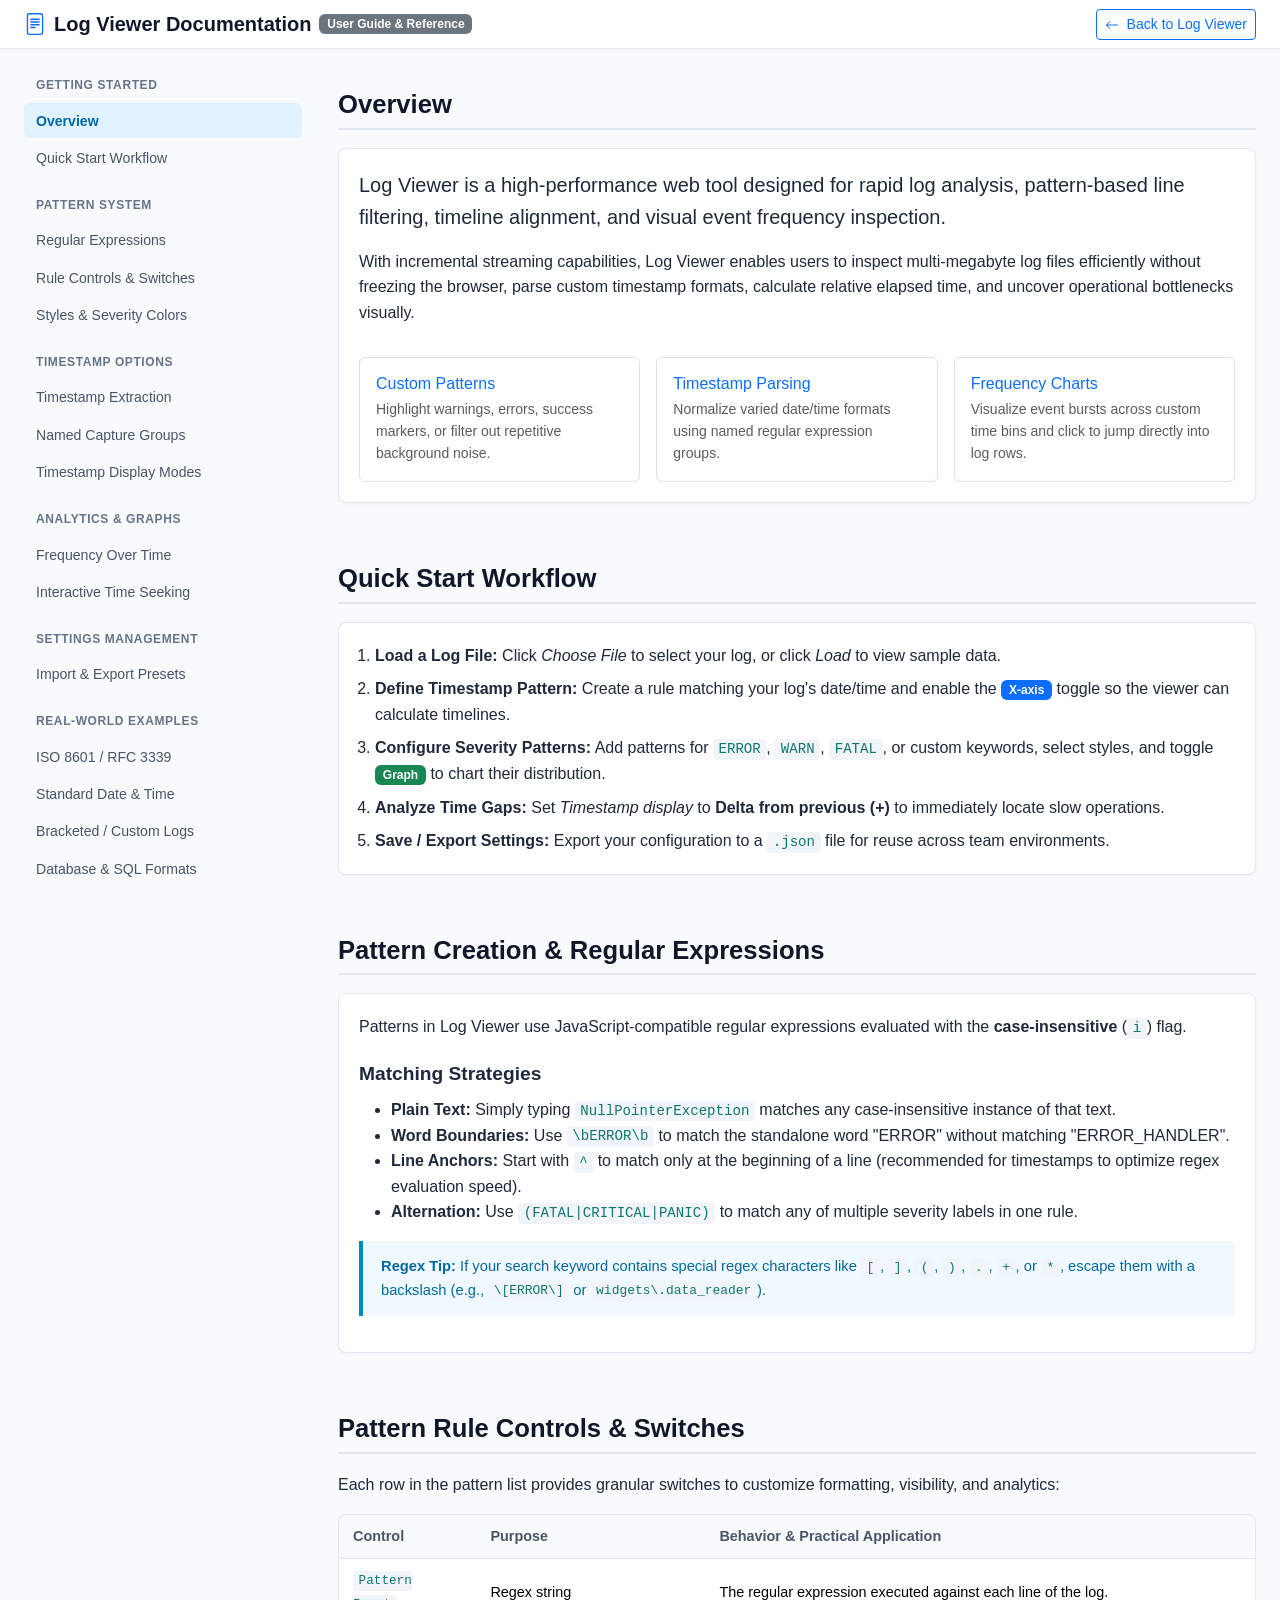
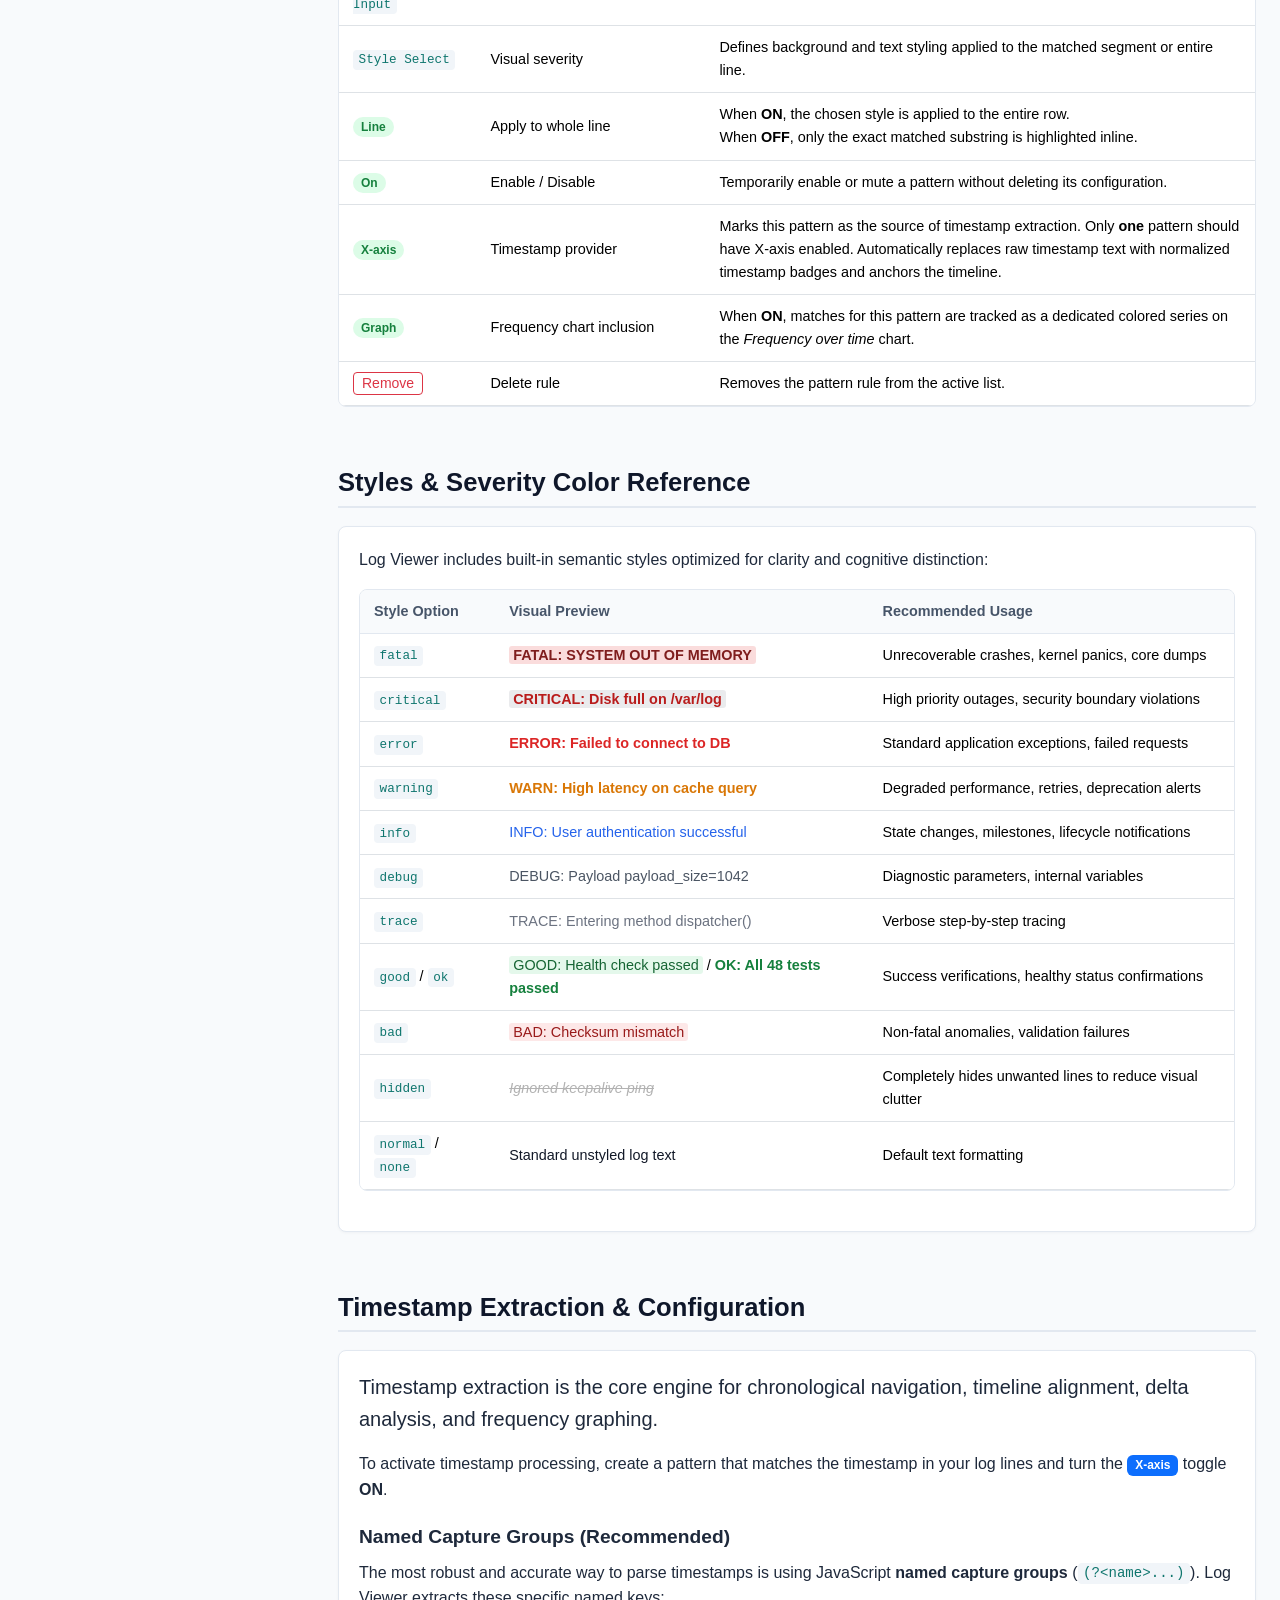
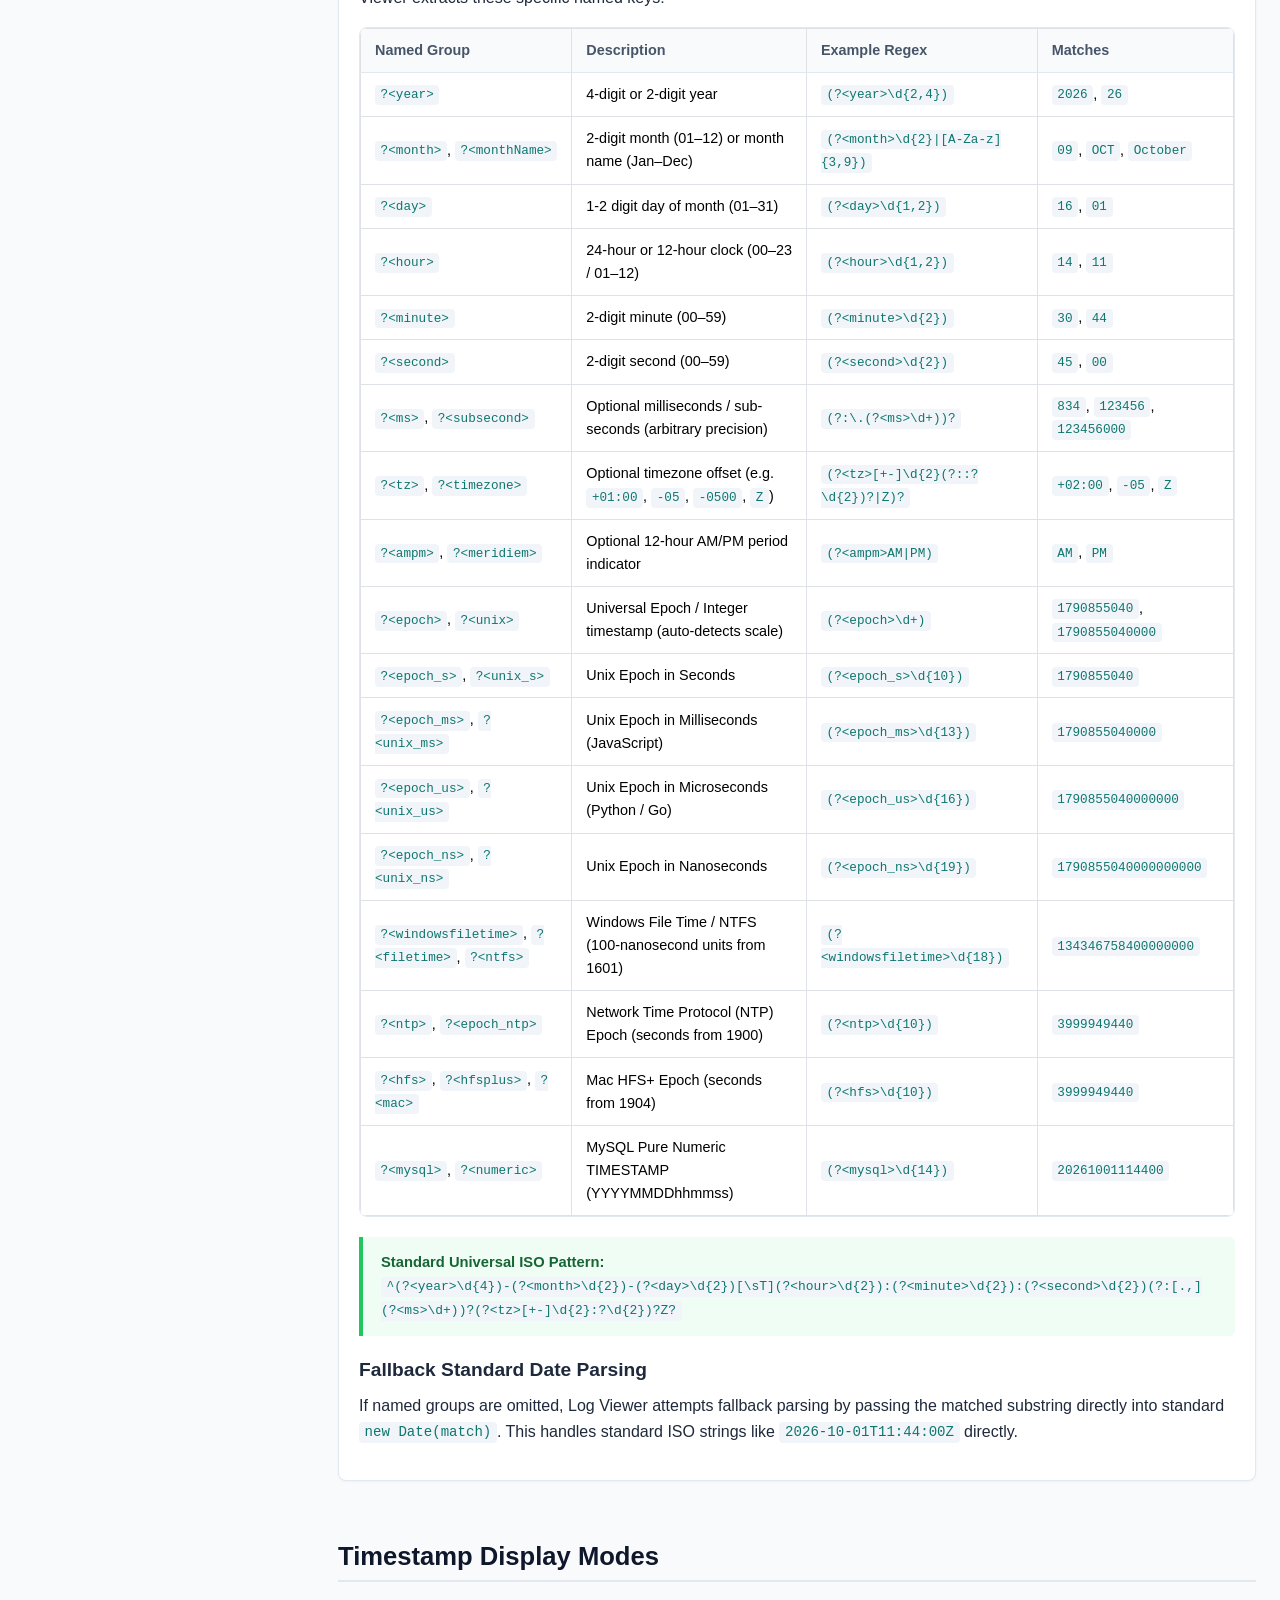
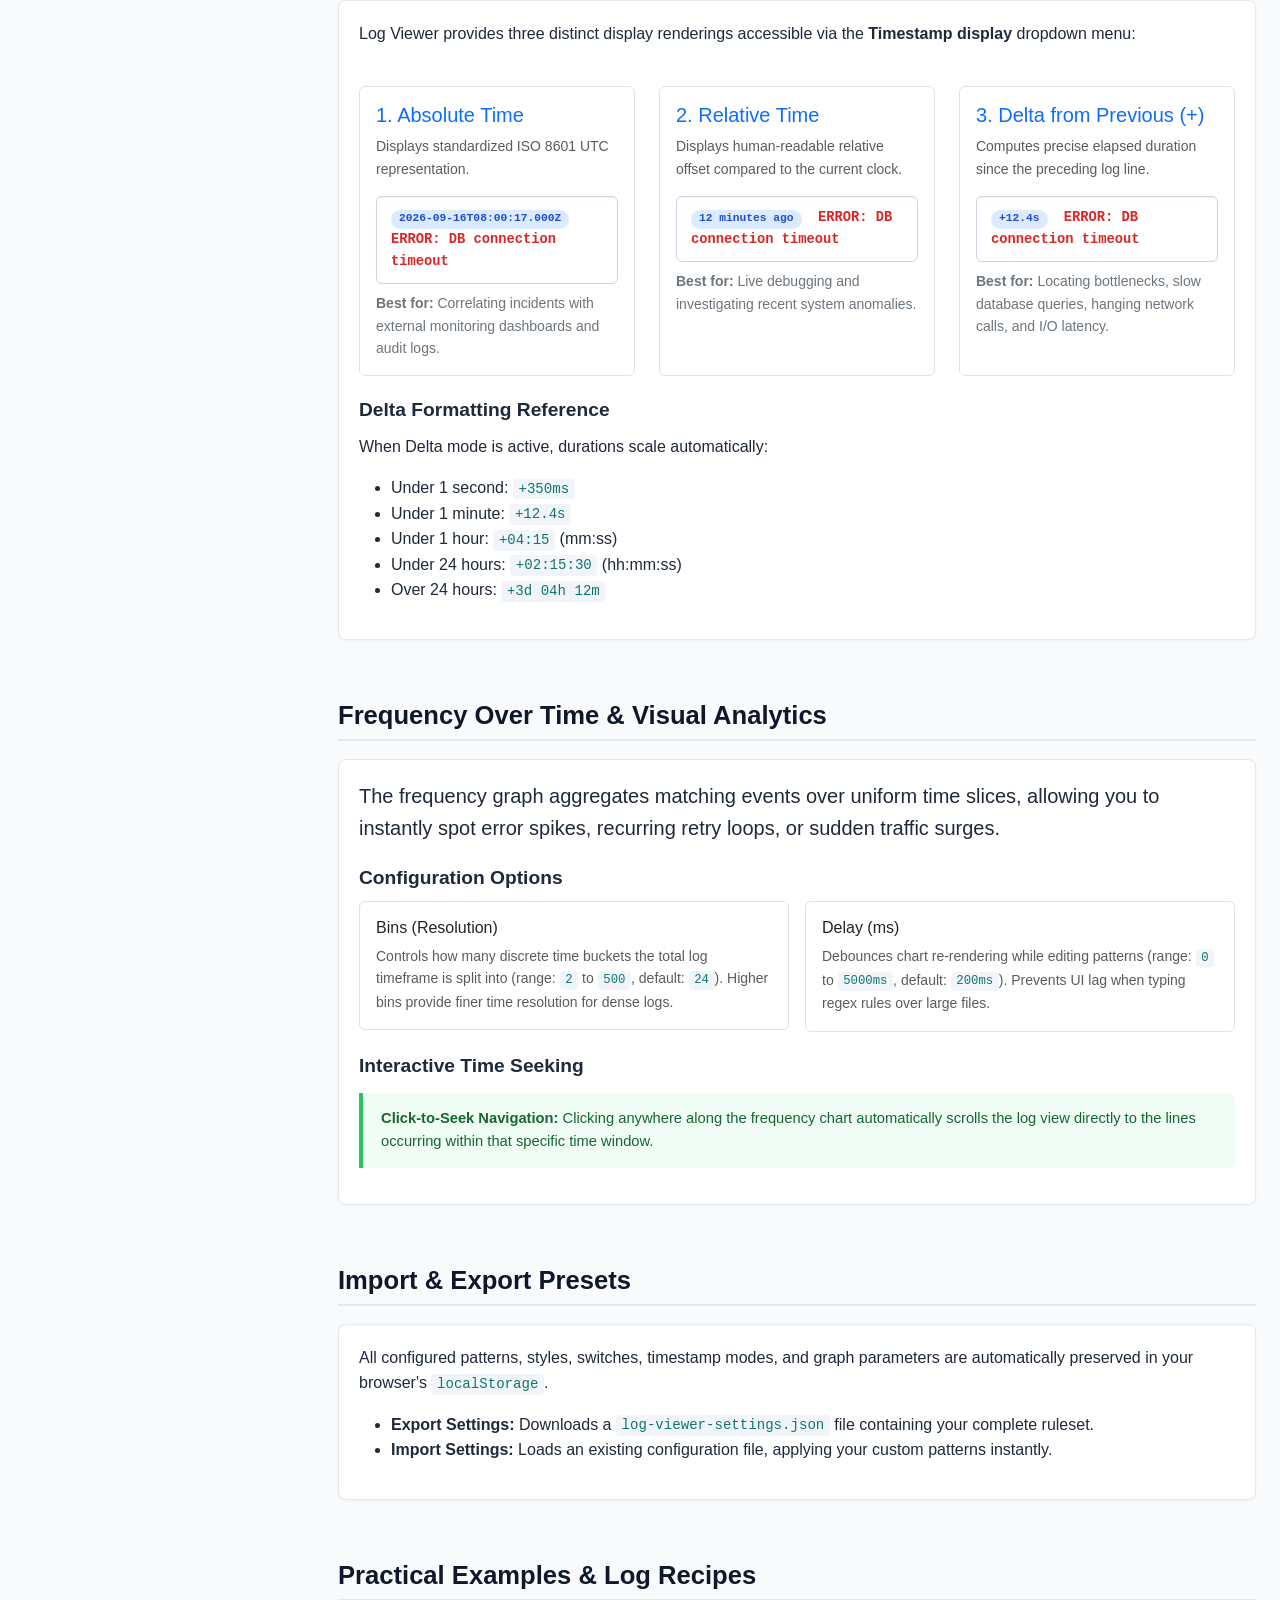
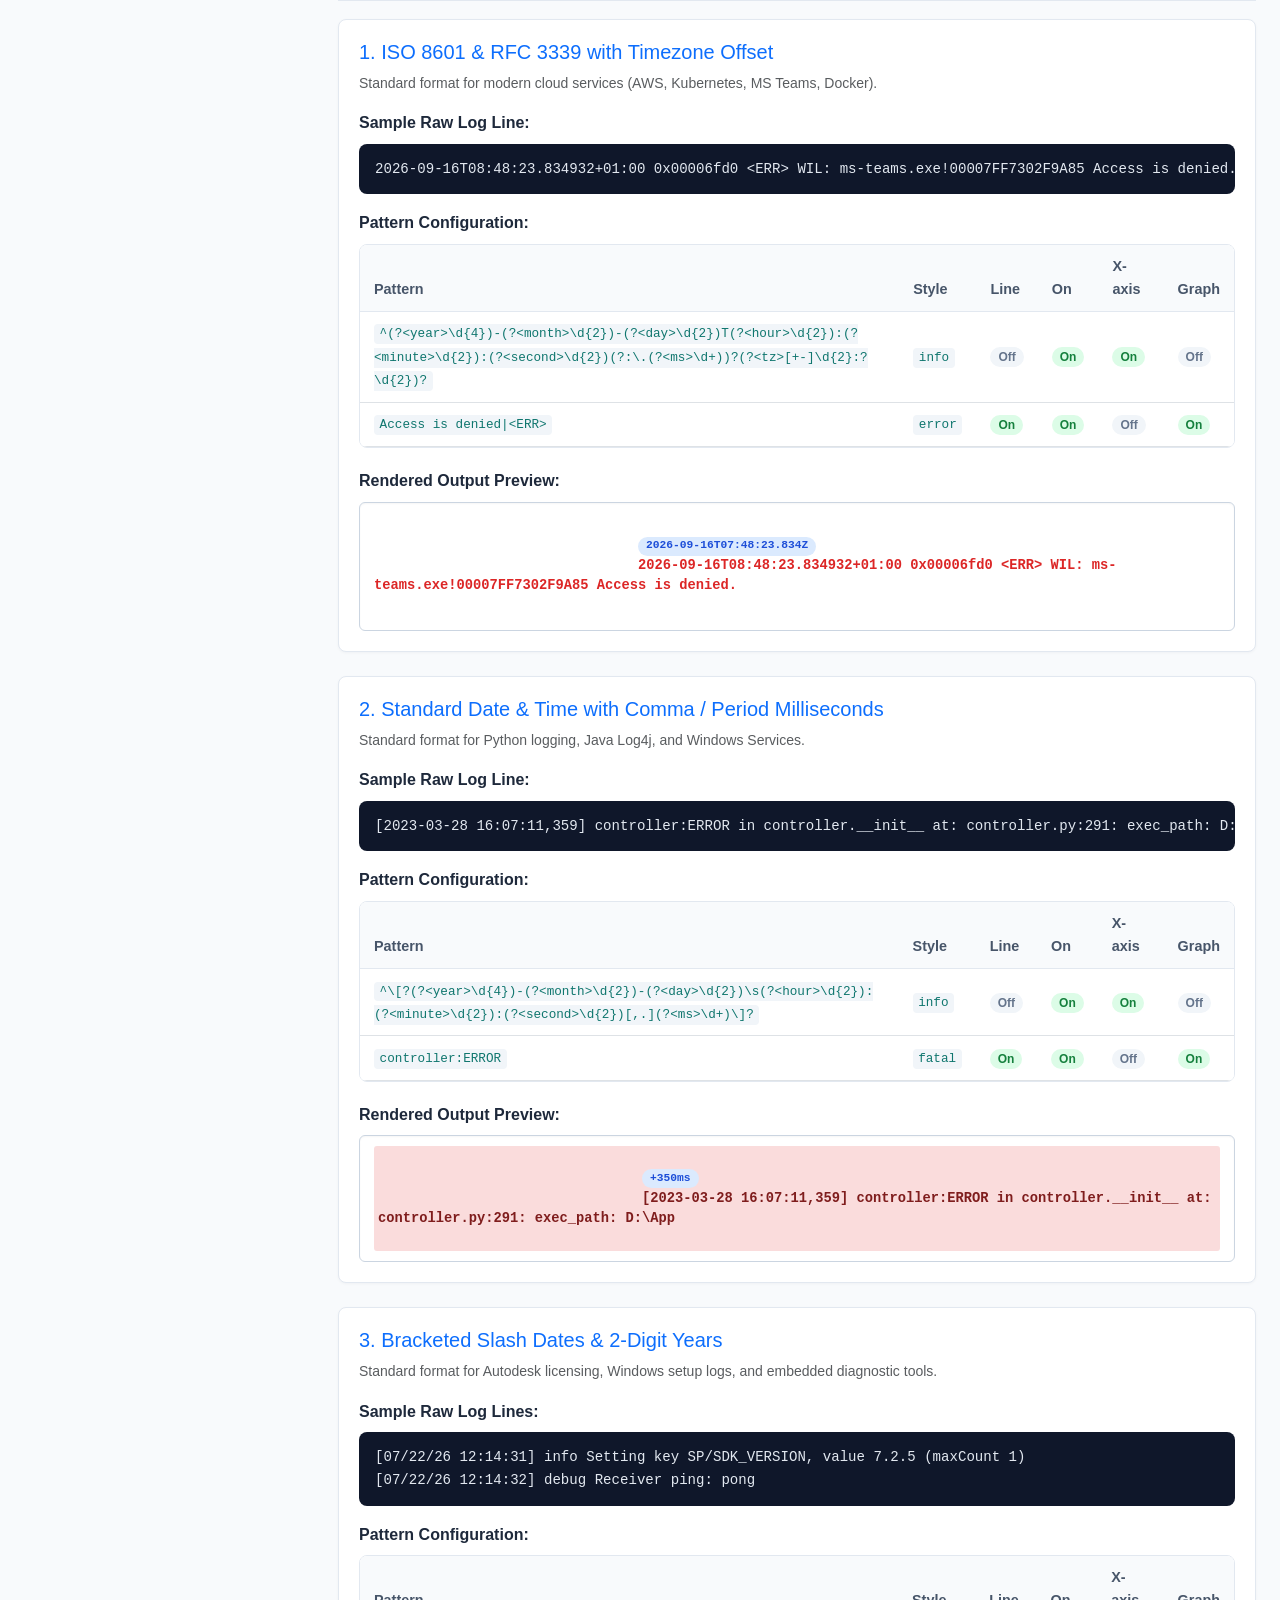
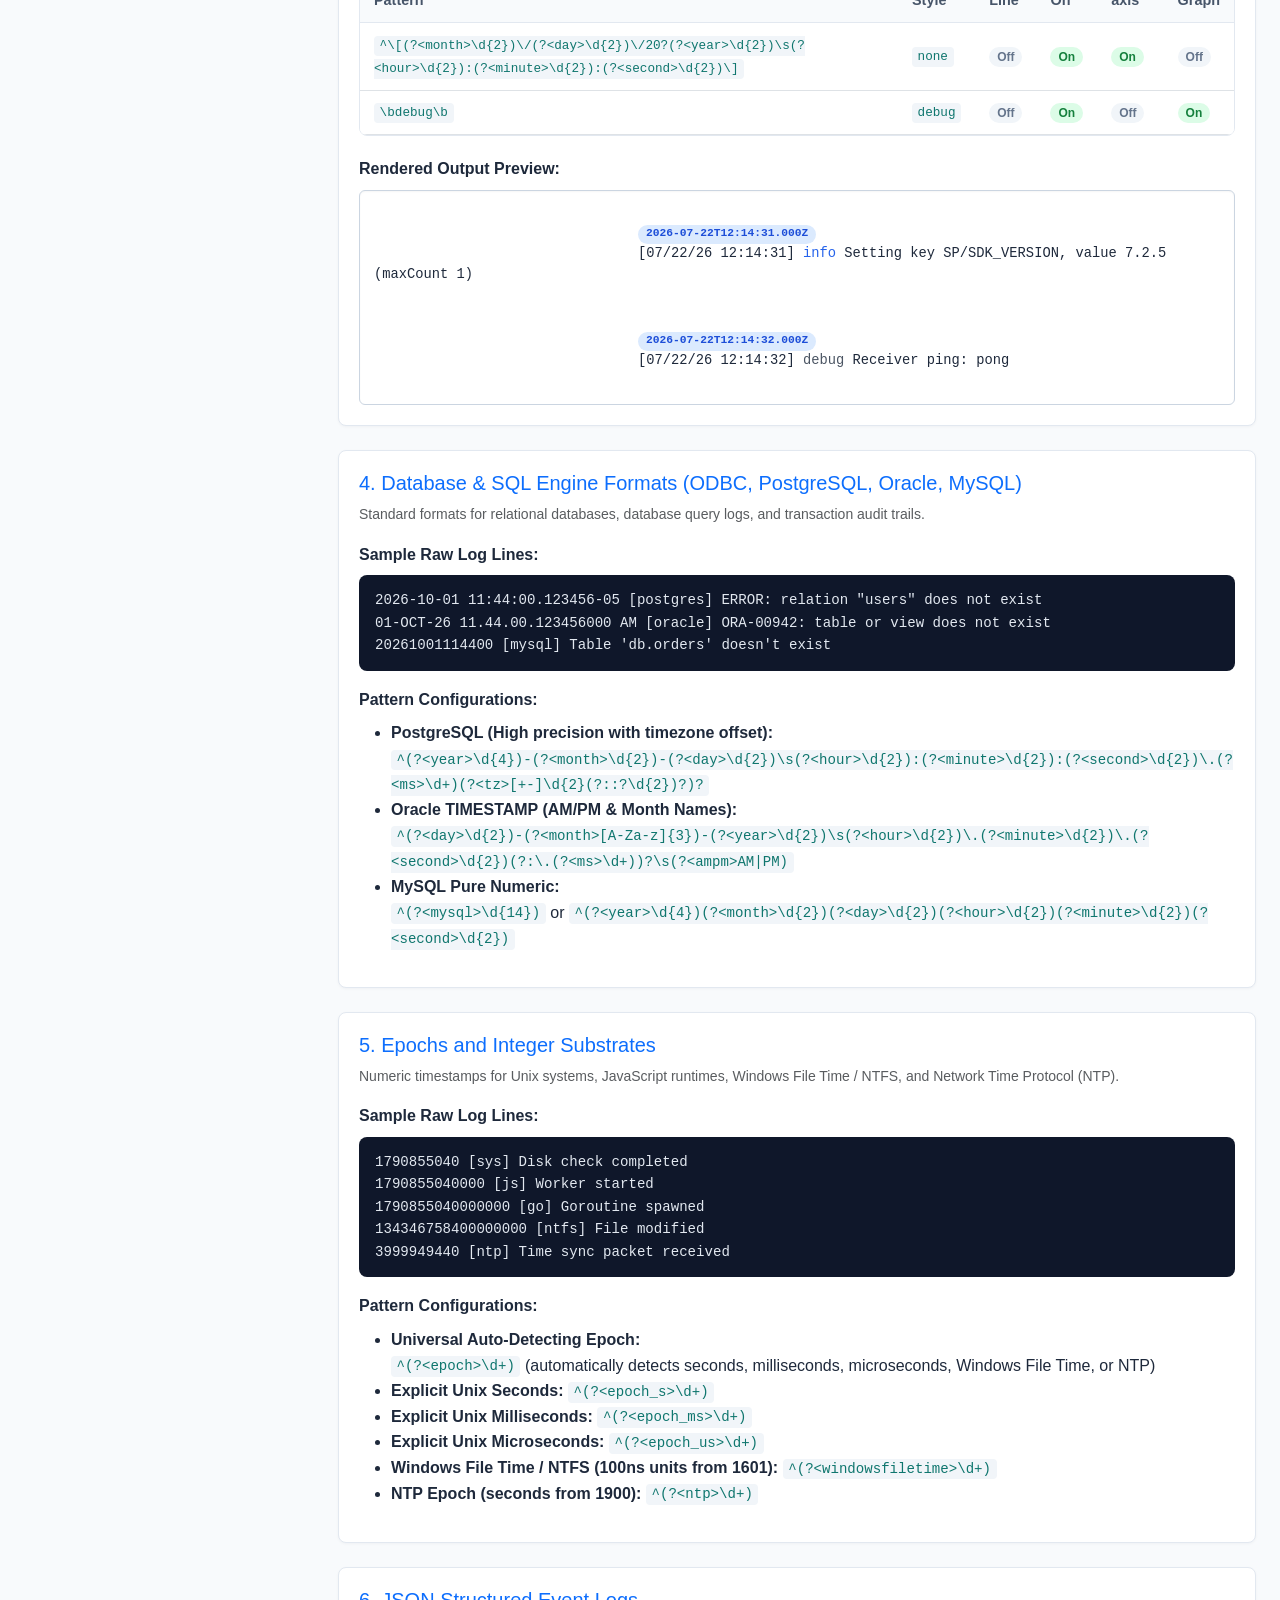
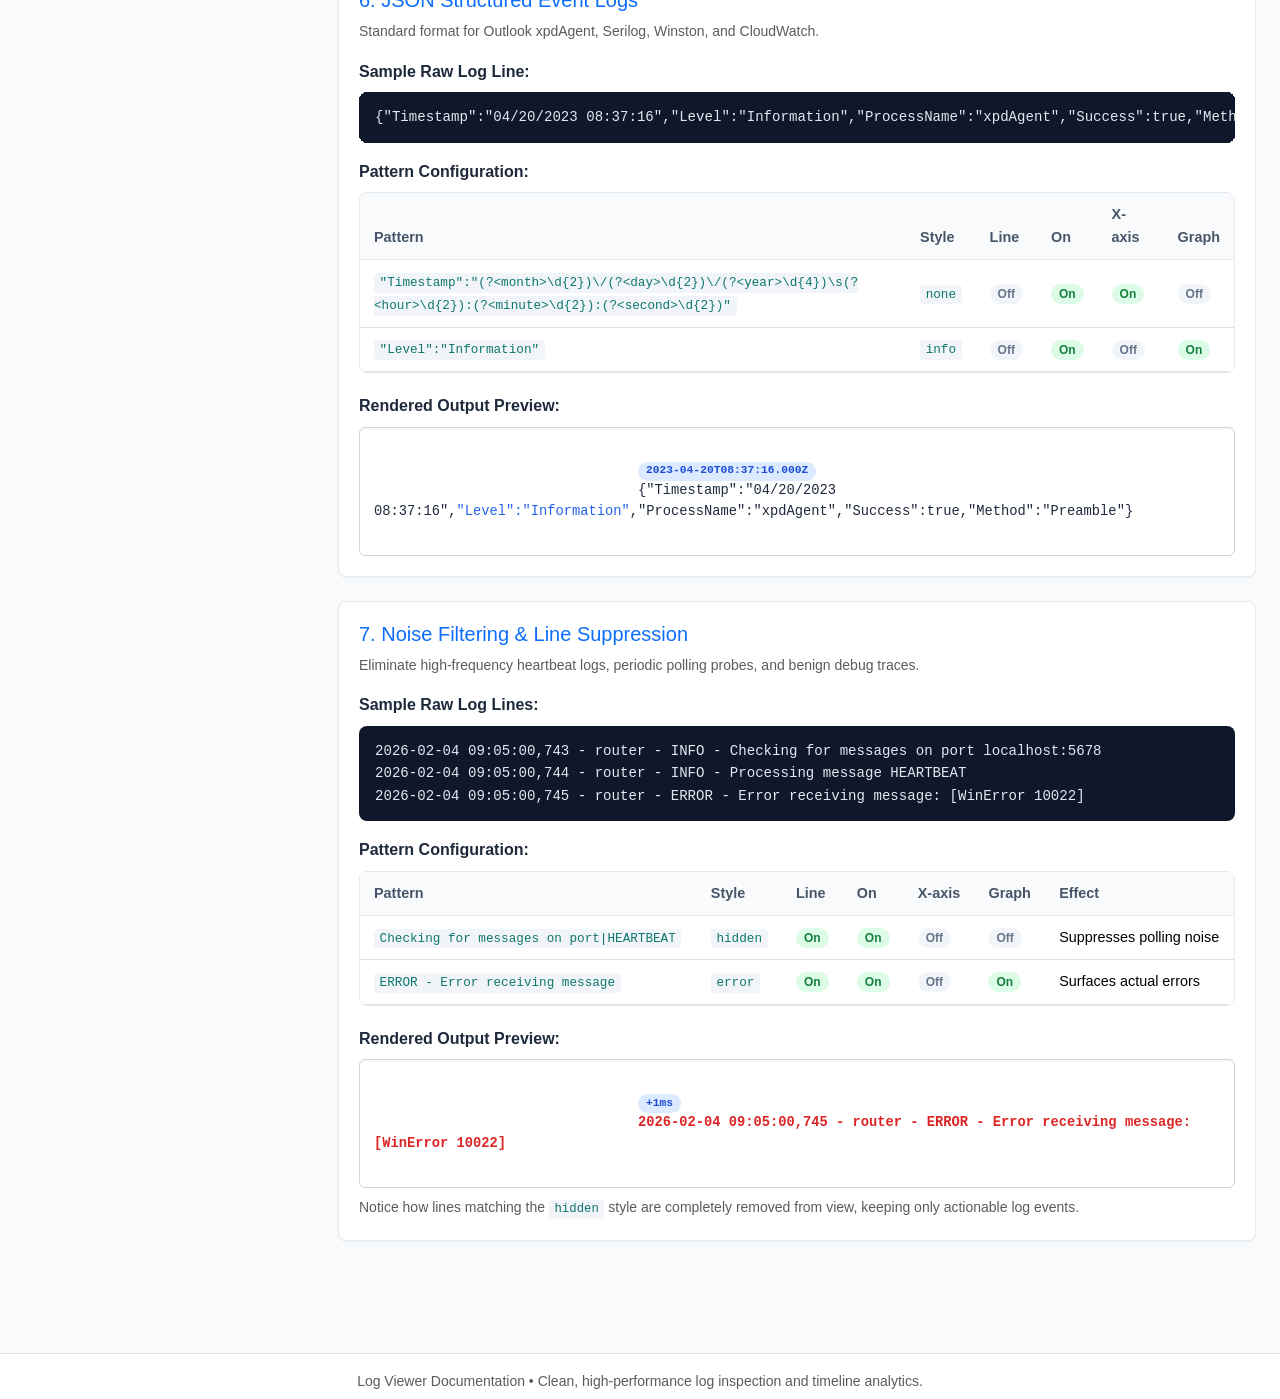
<file: help.html>
<!DOCTYPE html>
<html lang="en">
<head>
    <meta charset="UTF-8">
    <meta name="viewport" content="width=device-width, initial-scale=1.0">
    <title>Log Viewer Help & Pattern Guide</title>
    <link href="https://cdn.jsdelivr.net/npm/bootstrap@5.3.8/dist/css/bootstrap.min.css" rel="stylesheet"
          integrity="sha384-sRIl4kxILFvY47J16cr9ZwB07vP4J8+LH7qKQnuqkuIAvNWLzeN8tE5YBujZqJLB" crossorigin="anonymous">
    <script src="https://cdn.jsdelivr.net/npm/bootstrap@5.3.8/dist/js/bootstrap.bundle.min.js"
            integrity="sha384-FKyoEForCGlyvwx9Hj09JcYn3nv7wiPVlz7YYwJrWVcXK/BmnVDxM+D2scQbITxI"
            crossorigin="anonymous"></script>
    <link rel="stylesheet" href="help.css">
</head>
<body data-bs-spy="scroll" data-bs-target="#sidebar-nav" data-bs-offset="100" tabindex="0">

<!-- Top Navigation Bar -->
<header class="help-header py-2">
    <div class="container-fluid px-4 d-flex justify-content-between align-items-center">
        <div class="brand-title">
            <svg xmlns="http://www.w3.org/2000/svg" width="22" height="22" fill="currentColor" class="bi bi-file-text text-primary" viewBox="0 0 16 16">
                <path d="M5 4a.5.5 0 0 0 0 1h6a.5.5 0 0 0 0-1H5zm-.5 2.5A.5.5 0 0 1 5 6h6a.5.5 0 0 1 0 1H5a.5.5 0 0 1-.5-.5zM5 8a.5.5 0 0 0 0 1h6a.5.5 0 0 0 0-1H5zm0 2a.5.5 0 0 0 0 1h3a.5.5 0 0 0 0-1H5z"/>
                <path d="M2 2a2 2 0 0 1 2-2h8a2 2 0 0 1 2 2v12a2 2 0 0 1-2 2H4a2 2 0 0 1-2-2V2zm10-1H4a1 1 0 0 0-1 1v12a1 1 0 0 0 1 1h8a1 1 0 0 0 1-1V2a1 1 0 0 0-1-1z"/>
            </svg>
            <span>Log Viewer Documentation</span>
            <span class="badge bg-secondary">User Guide & Reference</span>
        </div>
        <div>
            <a href="index.html" class="btn btn-outline-primary btn-sm">
                <svg xmlns="http://www.w3.org/2000/svg" width="14" height="14" fill="currentColor" class="bi bi-arrow-left me-1" viewBox="0 0 16 16">
                    <path fill-rule="evenodd" d="M15 8a.5.5 0 0 0-.5-.5H2.707l3.147-3.146a.5.5 0 1 0-.708-.708l-4 4a.5.5 0 0 0 0 .708l4 4a.5.5 0 0 0 .708-.708L2.707 8.5H14.5A.5.5 0 0 0 15 8z"/>
                </svg>
                Back to Log Viewer
            </a>
        </div>
    </div>
</header>

<div class="container-fluid px-4 py-3">
    <div class="row">
        <!-- Sidebar Navigation -->
        <nav class="col-lg-3 col-md-4 mb-4">
            <div class="sidebar-sticky" id="sidebar-nav">
                <ul class="nav-sidebar">
                    <li class="nav-header">Getting Started</li>
                    <li><a class="nav-link" href="#overview">Overview</a></li>
                    <li><a class="nav-link" href="#quick-start">Quick Start Workflow</a></li>

                    <li class="nav-header">Pattern System</li>
                    <li><a class="nav-link" href="#pattern-basics">Regular Expressions</a></li>
                    <li><a class="nav-link" href="#pattern-switches">Rule Controls & Switches</a></li>
                    <li><a class="nav-link" href="#styling-levels">Styles & Severity Colors</a></li>

                    <li class="nav-header">Timestamp Options</li>
                    <li><a class="nav-link" href="#timestamp-extraction">Timestamp Extraction</a></li>
                    <li><a class="nav-link" href="#named-capture-groups">Named Capture Groups</a></li>
                    <li><a class="nav-link" href="#timestamp-display-modes">Timestamp Display Modes</a></li>

                    <li class="nav-header">Analytics & Graphs</li>
                    <li><a class="nav-link" href="#frequency-graph">Frequency Over Time</a></li>
                    <li><a class="nav-link" href="#interactive-seeking">Interactive Time Seeking</a></li>

                    <li class="nav-header">Settings Management</li>
                    <li><a class="nav-link" href="#settings-export-import">Import & Export Presets</a></li>

                    <li class="nav-header">Real-World Examples</li>
                    <li><a class="nav-link" href="#examples-iso8601">ISO 8601 / RFC 3339</a></li>
                    <li><a class="nav-link" href="#examples-standard">Standard Date & Time</a></li>
                    <li><a class="nav-link" href="#examples-bracketed">Bracketed / Custom Logs</a></li>
                    <li><a class="nav-link" href="#examples-database">Database & SQL Formats</a></li>
                    <li><a class="nav-link" href="#examples-epochs">Epochs & Integer Substrates</a></li>
                    <li><a class="nav-link" href="#examples-json">JSON Structured Logs</a></li>
                    <li><a class="nav-link" href="#examples-noise-filter">Noise Filtering & Hiding</a></li>
                </ul>
            </div>
        </nav>

        <!-- Main Content Area -->
        <main class="col-lg-9 col-md-8 help-content">

            <!-- Overview Section -->
            <section id="overview" class="help-section">
                <h2 class="section-title">Overview</h2>
                <div class="help-card">
                    <div class="card-body">
                        <p class="lead">
                            <strong>Log Viewer</strong> is a high-performance web tool designed for rapid log analysis, pattern-based line filtering, timeline alignment, and visual event frequency inspection.
                        </p>
                        <p>
                            With incremental streaming capabilities, Log Viewer enables users to inspect multi-megabyte log files efficiently without freezing the browser, parse custom timestamp formats, calculate relative elapsed time, and uncover operational bottlenecks visually.
                        </p>
                        <div class="row g-3 mt-1">
                            <div class="col-md-4">
                                <div class="p-3 border rounded bg-white">
                                    <h6 class="text-primary mb-1 font-weight-bold">Custom Patterns</h6>
                                    <p class="small text-muted mb-0">Highlight warnings, errors, success markers, or filter out repetitive background noise.</p>
                                </div>
                            </div>
                            <div class="col-md-4">
                                <div class="p-3 border rounded bg-white">
                                    <h6 class="text-primary mb-1 font-weight-bold">Timestamp Parsing</h6>
                                    <p class="small text-muted mb-0">Normalize varied date/time formats using named regular expression groups.</p>
                                </div>
                            </div>
                            <div class="col-md-4">
                                <div class="p-3 border rounded bg-white">
                                    <h6 class="text-primary mb-1 font-weight-bold">Frequency Charts</h6>
                                    <p class="small text-muted mb-0">Visualize event bursts across custom time bins and click to jump directly into log rows.</p>
                                </div>
                            </div>
                        </div>
                    </div>
                </div>
            </section>

            <!-- Quick Start -->
            <section id="quick-start" class="help-section">
                <h2 class="section-title">Quick Start Workflow</h2>
                <div class="help-card">
                    <div class="card-body">
                        <ol class="mb-0 ps-3">
                            <li class="mb-2"><strong>Load a Log File:</strong> Click <em>Choose File</em> to select your log, or click <em>Load</em> to view sample data.</li>
                            <li class="mb-2"><strong>Define Timestamp Pattern:</strong> Create a rule matching your log's date/time and enable the <span class="badge bg-primary">X-axis</span> toggle so the viewer can calculate timelines.</li>
                            <li class="mb-2"><strong>Configure Severity Patterns:</strong> Add patterns for <code>ERROR</code>, <code>WARN</code>, <code>FATAL</code>, or custom keywords, select styles, and toggle <span class="badge bg-success">Graph</span> to chart their distribution.</li>
                            <li class="mb-2"><strong>Analyze Time Gaps:</strong> Set <em>Timestamp display</em> to <strong>Delta from previous (+)</strong> to immediately locate slow operations.</li>
                            <li><strong>Save / Export Settings:</strong> Export your configuration to a <code>.json</code> file for reuse across team environments.</li>
                        </ol>
                    </div>
                </div>
            </section>

            <!-- Pattern Basics -->
            <section id="pattern-basics" class="help-section">
                <h2 class="section-title">Pattern Creation & Regular Expressions</h2>
                <div class="help-card">
                    <div class="card-body">
                        <p>
                            Patterns in Log Viewer use JavaScript-compatible regular expressions evaluated with the <strong>case-insensitive</strong> (<code>i</code>) flag.
                        </p>
                        <h4 class="sub-title">Matching Strategies</h4>
                        <ul>
                            <li><strong>Plain Text:</strong> Simply typing <code>NullPointerException</code> matches any case-insensitive instance of that text.</li>
                            <li><strong>Word Boundaries:</strong> Use <code>\bERROR\b</code> to match the standalone word "ERROR" without matching "ERROR_HANDLER".</li>
                            <li><strong>Line Anchors:</strong> Start with <code>^</code> to match only at the beginning of a line (recommended for timestamps to optimize regex evaluation speed).</li>
                            <li><strong>Alternation:</strong> Use <code>(FATAL|CRITICAL|PANIC)</code> to match any of multiple severity labels in one rule.</li>
                        </ul>
                        <div class="note-box">
                            <strong>Regex Tip:</strong> If your search keyword contains special regex characters like <code>[</code>, <code>]</code>, <code>(</code>, <code>)</code>, <code>.</code>, <code>+</code>, or <code>*</code>, escape them with a backslash (e.g., <code>\[ERROR\]</code> or <code>widgets\.data_reader</code>).
                        </div>
                    </div>
                </div>
            </section>

            <!-- Rule Switches -->
            <section id="pattern-switches" class="help-section">
                <h2 class="section-title">Pattern Rule Controls & Switches</h2>
                <p>Each row in the pattern list provides granular switches to customize formatting, visibility, and analytics:</p>
                <div class="table-responsive">
                    <table class="table table-hover">
                        <thead>
                            <tr>
                                <th style="width: 15%;">Control</th>
                                <th style="width: 25%;">Purpose</th>
                                <th>Behavior & Practical Application</th>
                            </tr>
                        </thead>
                        <tbody>
                            <tr>
                                <td><code>Pattern Input</code></td>
                                <td>Regex string</td>
                                <td>The regular expression executed against each line of the log.</td>
                            </tr>
                            <tr>
                                <td><code>Style Select</code></td>
                                <td>Visual severity</td>
                                <td>Defines background and text styling applied to the matched segment or entire line.</td>
                            </tr>
                            <tr>
                                <td><span class="badge-pill-soft badge-on">Line</span></td>
                                <td>Apply to whole line</td>
                                <td>
                                    When <strong>ON</strong>, the chosen style is applied to the entire row.<br>
                                    When <strong>OFF</strong>, only the exact matched substring is highlighted inline.
                                </td>
                            </tr>
                            <tr>
                                <td><span class="badge-pill-soft badge-on">On</span></td>
                                <td>Enable / Disable</td>
                                <td>Temporarily enable or mute a pattern without deleting its configuration.</td>
                            </tr>
                            <tr>
                                <td><span class="badge-pill-soft badge-on">X-axis</span></td>
                                <td>Timestamp provider</td>
                                <td>
                                    Marks this pattern as the source of timestamp extraction. Only <strong>one</strong> pattern should have X-axis enabled.
                                    Automatically replaces raw timestamp text with normalized timestamp badges and anchors the timeline.
                                </td>
                            </tr>
                            <tr>
                                <td><span class="badge-pill-soft badge-on">Graph</span></td>
                                <td>Frequency chart inclusion</td>
                                <td>
                                    When <strong>ON</strong>, matches for this pattern are tracked as a dedicated colored series on the <em>Frequency over time</em> chart.
                                </td>
                            </tr>
                            <tr>
                                <td><span class="btn btn-outline-danger btn-sm py-0 px-2">Remove</span></td>
                                <td>Delete rule</td>
                                <td>Removes the pattern rule from the active list.</td>
                            </tr>
                        </tbody>
                    </table>
                </div>
            </section>

            <!-- Styles & Severity Colors -->
            <section id="styling-levels" class="help-section">
                <h2 class="section-title">Styles & Severity Color Reference</h2>
                <div class="help-card">
                    <div class="card-body">
                        <p>Log Viewer includes built-in semantic styles optimized for clarity and cognitive distinction:</p>
                        <div class="table-responsive">
                            <table class="table table-hover align-middle">
                                <thead>
                                    <tr>
                                        <th>Style Option</th>
                                        <th>Visual Preview</th>
                                        <th>Recommended Usage</th>
                                    </tr>
                                </thead>
                                <tbody>
                                    <tr>
                                        <td><code>fatal</code></td>
                                        <td><span class="fatal">FATAL: SYSTEM OUT OF MEMORY</span></td>
                                        <td>Unrecoverable crashes, kernel panics, core dumps</td>
                                    </tr>
                                    <tr>
                                        <td><code>critical</code></td>
                                        <td><span class="critical">CRITICAL: Disk full on /var/log</span></td>
                                        <td>High priority outages, security boundary violations</td>
                                    </tr>
                                    <tr>
                                        <td><code>error</code></td>
                                        <td><span class="error">ERROR: Failed to connect to DB</span></td>
                                        <td>Standard application exceptions, failed requests</td>
                                    </tr>
                                    <tr>
                                        <td><code>warning</code></td>
                                        <td><span class="warning">WARN: High latency on cache query</span></td>
                                        <td>Degraded performance, retries, deprecation alerts</td>
                                    </tr>
                                    <tr>
                                        <td><code>info</code></td>
                                        <td><span class="info">INFO: User authentication successful</span></td>
                                        <td>State changes, milestones, lifecycle notifications</td>
                                    </tr>
                                    <tr>
                                        <td><code>debug</code></td>
                                        <td><span class="debug">DEBUG: Payload payload_size=1042</span></td>
                                        <td>Diagnostic parameters, internal variables</td>
                                    </tr>
                                    <tr>
                                        <td><code>trace</code></td>
                                        <td><span class="trace">TRACE: Entering method dispatcher()</span></td>
                                        <td>Verbose step-by-step tracing</td>
                                    </tr>
                                    <tr>
                                        <td><code>good</code> / <code>ok</code></td>
                                        <td><span class="good">GOOD: Health check passed</span> / <span class="ok">OK: All 48 tests passed</span></td>
                                        <td>Success verifications, healthy status confirmations</td>
                                    </tr>
                                    <tr>
                                        <td><code>bad</code></td>
                                        <td><span class="bad">BAD: Checksum mismatch</span></td>
                                        <td>Non-fatal anomalies, validation failures</td>
                                    </tr>
                                    <tr>
                                        <td><code>hidden</code></td>
                                        <td><span class="hidden">Ignored keepalive ping</span></td>
                                        <td>Completely hides unwanted lines to reduce visual clutter</td>
                                    </tr>
                                    <tr>
                                        <td><code>normal</code> / <code>none</code></td>
                                        <td><span class="normal">Standard unstyled log text</span></td>
                                        <td>Default text formatting</td>
                                    </tr>
                                </tbody>
                            </table>
                        </div>
                    </div>
                </div>
            </section>

            <!-- Timestamp Extraction -->
            <section id="timestamp-extraction" class="help-section">
                <h2 class="section-title">Timestamp Extraction & Configuration</h2>
                <div class="help-card">
                    <div class="card-body">
                        <p class="lead">
                            Timestamp extraction is the core engine for chronological navigation, timeline alignment, delta analysis, and frequency graphing.
                        </p>
                        <p>
                            To activate timestamp processing, create a pattern that matches the timestamp in your log lines and turn the <span class="badge bg-primary">X-axis</span> toggle <strong>ON</strong>.
                        </p>
                        
                        <h4 class="sub-title" id="named-capture-groups">Named Capture Groups (Recommended)</h4>
                        <p>
                            The most robust and accurate way to parse timestamps is using JavaScript <strong>named capture groups</strong> (<code>(?&lt;name&gt;...)</code>). Log Viewer extracts these specific named keys:
                        </p>
                        <div class="table-responsive">
                            <table class="table table-bordered table-sm bg-white">
                                <thead>
                                    <tr>
                                        <th>Named Group</th>
                                        <th>Description</th>
                                        <th>Example Regex</th>
                                        <th>Matches</th>
                                    </tr>
                                </thead>
                                <tbody>
                                    <tr>
                                        <td><code>?&lt;year&gt;</code></td>
                                        <td>4-digit or 2-digit year</td>
                                        <td><code>(?&lt;year&gt;\d{2,4})</code></td>
                                        <td><code>2026</code>, <code>26</code></td>
                                    </tr>
                                    <tr>
                                        <td><code>?&lt;month&gt;</code>, <code>?&lt;monthName&gt;</code></td>
                                        <td>2-digit month (01–12) or month name (Jan–Dec)</td>
                                        <td><code>(?&lt;month&gt;\d{2}|[A-Za-z]{3,9})</code></td>
                                        <td><code>09</code>, <code>OCT</code>, <code>October</code></td>
                                    </tr>
                                    <tr>
                                        <td><code>?&lt;day&gt;</code></td>
                                        <td>1-2 digit day of month (01–31)</td>
                                        <td><code>(?&lt;day&gt;\d{1,2})</code></td>
                                        <td><code>16</code>, <code>01</code></td>
                                    </tr>
                                    <tr>
                                        <td><code>?&lt;hour&gt;</code></td>
                                        <td>24-hour or 12-hour clock (00–23 / 01–12)</td>
                                        <td><code>(?&lt;hour&gt;\d{1,2})</code></td>
                                        <td><code>14</code>, <code>11</code></td>
                                    </tr>
                                    <tr>
                                        <td><code>?&lt;minute&gt;</code></td>
                                        <td>2-digit minute (00–59)</td>
                                        <td><code>(?&lt;minute&gt;\d{2})</code></td>
                                        <td><code>30</code>, <code>44</code></td>
                                    </tr>
                                    <tr>
                                        <td><code>?&lt;second&gt;</code></td>
                                        <td>2-digit second (00–59)</td>
                                        <td><code>(?&lt;second&gt;\d{2})</code></td>
                                        <td><code>45</code>, <code>00</code></td>
                                    </tr>
                                    <tr>
                                        <td><code>?&lt;ms&gt;</code>, <code>?&lt;subsecond&gt;</code></td>
                                        <td>Optional milliseconds / sub-seconds (arbitrary precision)</td>
                                        <td><code>(?:\.(?&lt;ms&gt;\d+))?</code></td>
                                        <td><code>834</code>, <code>123456</code>, <code>123456000</code></td>
                                    </tr>
                                    <tr>
                                        <td><code>?&lt;tz&gt;</code>, <code>?&lt;timezone&gt;</code></td>
                                        <td>Optional timezone offset (e.g. <code>+01:00</code>, <code>-05</code>, <code>-0500</code>, <code>Z</code>)</td>
                                        <td><code>(?&lt;tz&gt;[+-]\d{2}(?::?\d{2})?|Z)?</code></td>
                                        <td><code>+02:00</code>, <code>-05</code>, <code>Z</code></td>
                                    </tr>
                                    <tr>
                                        <td><code>?&lt;ampm&gt;</code>, <code>?&lt;meridiem&gt;</code></td>
                                        <td>Optional 12-hour AM/PM period indicator</td>
                                        <td><code>(?&lt;ampm&gt;AM|PM)</code></td>
                                        <td><code>AM</code>, <code>PM</code></td>
                                    </tr>
                                    <tr>
                                        <td><code>?&lt;epoch&gt;</code>, <code>?&lt;unix&gt;</code></td>
                                        <td>Universal Epoch / Integer timestamp (auto-detects scale)</td>
                                        <td><code>(?&lt;epoch&gt;\d+)</code></td>
                                        <td><code>1790855040</code>, <code>1790855040000</code></td>
                                    </tr>
                                    <tr>
                                        <td><code>?&lt;epoch_s&gt;</code>, <code>?&lt;unix_s&gt;</code></td>
                                        <td>Unix Epoch in Seconds</td>
                                        <td><code>(?&lt;epoch_s&gt;\d{10})</code></td>
                                        <td><code>1790855040</code></td>
                                    </tr>
                                    <tr>
                                        <td><code>?&lt;epoch_ms&gt;</code>, <code>?&lt;unix_ms&gt;</code></td>
                                        <td>Unix Epoch in Milliseconds (JavaScript)</td>
                                        <td><code>(?&lt;epoch_ms&gt;\d{13})</code></td>
                                        <td><code>1790855040000</code></td>
                                    </tr>
                                    <tr>
                                        <td><code>?&lt;epoch_us&gt;</code>, <code>?&lt;unix_us&gt;</code></td>
                                        <td>Unix Epoch in Microseconds (Python / Go)</td>
                                        <td><code>(?&lt;epoch_us&gt;\d{16})</code></td>
                                        <td><code>1790855040000000</code></td>
                                    </tr>
                                    <tr>
                                        <td><code>?&lt;epoch_ns&gt;</code>, <code>?&lt;unix_ns&gt;</code></td>
                                        <td>Unix Epoch in Nanoseconds</td>
                                        <td><code>(?&lt;epoch_ns&gt;\d{19})</code></td>
                                        <td><code>1790855040000000000</code></td>
                                    </tr>
                                    <tr>
                                        <td><code>?&lt;windowsfiletime&gt;</code>, <code>?&lt;filetime&gt;</code>, <code>?&lt;ntfs&gt;</code></td>
                                        <td>Windows File Time / NTFS (100-nanosecond units from 1601)</td>
                                        <td><code>(?&lt;windowsfiletime&gt;\d{18})</code></td>
                                        <td><code>134346758400000000</code></td>
                                    </tr>
                                    <tr>
                                        <td><code>?&lt;ntp&gt;</code>, <code>?&lt;epoch_ntp&gt;</code></td>
                                        <td>Network Time Protocol (NTP) Epoch (seconds from 1900)</td>
                                        <td><code>(?&lt;ntp&gt;\d{10})</code></td>
                                        <td><code>3999949440</code></td>
                                    </tr>
                                    <tr>
                                        <td><code>?&lt;hfs&gt;</code>, <code>?&lt;hfsplus&gt;</code>, <code>?&lt;mac&gt;</code></td>
                                        <td>Mac HFS+ Epoch (seconds from 1904)</td>
                                        <td><code>(?&lt;hfs&gt;\d{10})</code></td>
                                        <td><code>3999949440</code></td>
                                    </tr>
                                    <tr>
                                        <td><code>?&lt;mysql&gt;</code>, <code>?&lt;numeric&gt;</code></td>
                                        <td>MySQL Pure Numeric TIMESTAMP (YYYYMMDDhhmmss)</td>
                                        <td><code>(?&lt;mysql&gt;\d{14})</code></td>
                                        <td><code>20261001114400</code></td>
                                    </tr>
                                </tbody>
                            </table>
                        </div>

                        <div class="tip-box">
                            <strong>Standard Universal ISO Pattern:</strong><br>
                            <code>^(?&lt;year&gt;\d{4})-(?&lt;month&gt;\d{2})-(?&lt;day&gt;\d{2})[\sT](?&lt;hour&gt;\d{2}):(?&lt;minute&gt;\d{2}):(?&lt;second&gt;\d{2})(?:[.,](?&lt;ms&gt;\d+))?(?&lt;tz&gt;[+-]\d{2}:?\d{2})?Z?</code>
                        </div>

                        <h4 class="sub-title">Fallback Standard Date Parsing</h4>
                        <p>
                            If named groups are omitted, Log Viewer attempts fallback parsing by passing the matched substring directly into standard <code>new Date(match)</code>. This handles standard ISO strings like <code>2026-10-01T11:44:00Z</code> directly.
                        </p>
                    </div>
                </div>
            </section>

            <!-- Timestamp Display Modes -->
            <section id="timestamp-display-modes" class="help-section">
                <h2 class="section-title">Timestamp Display Modes</h2>
                <div class="help-card">
                    <div class="card-body">
                        <p>
                            Log Viewer provides three distinct display renderings accessible via the <strong>Timestamp display</strong> dropdown menu:
                        </p>

                        <div class="row g-4 mt-1">
                            <div class="col-md-4">
                                <div class="border rounded p-3 bg-white h-100">
                                    <h5 class="text-primary font-weight-bold">1. Absolute Time</h5>
                                    <p class="small text-muted">Displays standardized ISO 8601 UTC representation.</p>
                                    <div class="log-preview-box">
                                        <span class="timestamp">2026-09-16T08:00:17.000Z</span>
                                        <span class="error">ERROR: DB connection timeout</span>
                                    </div>
                                    <p class="small text-secondary mt-2 mb-0"><strong>Best for:</strong> Correlating incidents with external monitoring dashboards and audit logs.</p>
                                </div>
                            </div>

                            <div class="col-md-4">
                                <div class="border rounded p-3 bg-white h-100">
                                    <h5 class="text-primary font-weight-bold">2. Relative Time</h5>
                                    <p class="small text-muted">Displays human-readable relative offset compared to the current clock.</p>
                                    <div class="log-preview-box">
                                        <span class="timestamp">12 minutes ago</span>
                                        <span class="error">ERROR: DB connection timeout</span>
                                    </div>
                                    <p class="small text-secondary mt-2 mb-0"><strong>Best for:</strong> Live debugging and investigating recent system anomalies.</p>
                                </div>
                            </div>

                            <div class="col-md-4">
                                <div class="border rounded p-3 bg-white h-100">
                                    <h5 class="text-primary font-weight-bold">3. Delta from Previous (+)</h5>
                                    <p class="small text-muted">Computes precise elapsed duration since the preceding log line.</p>
                                    <div class="log-preview-box">
                                        <span class="timestamp">+12.4s</span>
                                        <span class="error">ERROR: DB connection timeout</span>
                                    </div>
                                    <p class="small text-secondary mt-2 mb-0"><strong>Best for:</strong> Locating bottlenecks, slow database queries, hanging network calls, and I/O latency.</p>
                                </div>
                            </div>
                        </div>

                        <h5 class="sub-title">Delta Formatting Reference</h5>
                        <p>When Delta mode is active, durations scale automatically:</p>
                        <ul>
                            <li>Under 1 second: <code>+350ms</code></li>
                            <li>Under 1 minute: <code>+12.4s</code></li>
                            <li>Under 1 hour: <code>+04:15</code> (mm:ss)</li>
                            <li>Under 24 hours: <code>+02:15:30</code> (hh:mm:ss)</li>
                            <li>Over 24 hours: <code>+3d 04h 12m</code></li>
                        </ul>
                    </div>
                </div>
            </section>

            <!-- Frequency Graph -->
            <section id="frequency-graph" class="help-section">
                <h2 class="section-title">Frequency Over Time & Visual Analytics</h2>
                <div class="help-card">
                    <div class="card-body">
                        <p class="lead">
                            The frequency graph aggregates matching events over uniform time slices, allowing you to instantly spot error spikes, recurring retry loops, or sudden traffic surges.
                        </p>
                        
                        <h4 class="sub-title">Configuration Options</h4>
                        <div class="row g-3">
                            <div class="col-md-6">
                                <div class="p-3 border rounded bg-white">
                                    <h6 class="text-dark font-weight-bold">Bins (Resolution)</h6>
                                    <p class="small text-muted mb-0">
                                        Controls how many discrete time buckets the total log timeframe is split into (range: <code>2</code> to <code>500</code>, default: <code>24</code>). Higher bins provide finer time resolution for dense logs.
                                    </p>
                                </div>
                            </div>
                            <div class="col-md-6">
                                <div class="p-3 border rounded bg-white">
                                    <h6 class="text-dark font-weight-bold">Delay (ms)</h6>
                                    <p class="small text-muted mb-0">
                                        Debounces chart re-rendering while editing patterns (range: <code>0</code> to <code>5000ms</code>, default: <code>200ms</code>). Prevents UI lag when typing regex rules over large files.
                                    </p>
                                </div>
                            </div>
                        </div>

                        <h4 class="sub-title" id="interactive-seeking">Interactive Time Seeking</h4>
                        <div class="tip-box">
                            <strong>Click-to-Seek Navigation:</strong> Clicking anywhere along the frequency chart automatically scrolls the log view directly to the lines occurring within that specific time window.
                        </div>
                    </div>
                </div>
            </section>

            <!-- Settings Export & Import -->
            <section id="settings-export-import" class="help-section">
                <h2 class="section-title">Import & Export Presets</h2>
                <div class="help-card">
                    <div class="card-body">
                        <p>
                            All configured patterns, styles, switches, timestamp modes, and graph parameters are automatically preserved in your browser's <code>localStorage</code>.
                        </p>
                        <ul>
                            <li><strong>Export Settings:</strong> Downloads a <code>log-viewer-settings.json</code> file containing your complete ruleset.</li>
                            <li><strong>Import Settings:</strong> Loads an existing configuration file, applying your custom patterns instantly.</li>
                        </ul>
                    </div>
                </div>
            </section>

            <!-- Real-World Examples -->
            <section id="examples" class="help-section">
                <h2 class="section-title">Practical Examples & Log Recipes</h2>

                <!-- Example 1: ISO 8601 -->
                <div class="help-card mb-4" id="examples-iso8601">
                    <div class="card-body">
                        <h5 class="text-primary font-weight-bold">1. ISO 8601 & RFC 3339 with Timezone Offset</h5>
                        <p class="text-muted small">Standard format for modern cloud services (AWS, Kubernetes, MS Teams, Docker).</p>

                        <div class="mb-2"><strong>Sample Raw Log Line:</strong></div>
                        <pre><code>2026-09-16T08:48:23.834932+01:00 0x00006fd0 &lt;ERR&gt; WIL: ms-teams.exe!00007FF7302F9A85 Access is denied.</code></pre>

                        <div class="mb-2"><strong>Pattern Configuration:</strong></div>
                        <div class="table-responsive">
                            <table class="table table-sm bg-white">
                                <thead>
                                    <tr>
                                        <th>Pattern</th>
                                        <th>Style</th>
                                        <th>Line</th>
                                        <th>On</th>
                                        <th>X-axis</th>
                                        <th>Graph</th>
                                    </tr>
                                </thead>
                                <tbody>
                                    <tr>
                                        <td><code>^(?&lt;year&gt;\d{4})-(?&lt;month&gt;\d{2})-(?&lt;day&gt;\d{2})T(?&lt;hour&gt;\d{2}):(?&lt;minute&gt;\d{2}):(?&lt;second&gt;\d{2})(?:\.(?&lt;ms&gt;\d+))?(?&lt;tz&gt;[+-]\d{2}:?\d{2})?</code></td>
                                        <td><code>info</code></td>
                                        <td><span class="badge-pill-soft badge-off">Off</span></td>
                                        <td><span class="badge-pill-soft badge-on">On</span></td>
                                        <td><span class="badge-pill-soft badge-on">On</span></td>
                                        <td><span class="badge-pill-soft badge-off">Off</span></td>
                                    </tr>
                                    <tr>
                                        <td><code>Access is denied|&lt;ERR&gt;</code></td>
                                        <td><code>error</code></td>
                                        <td><span class="badge-pill-soft badge-on">On</span></td>
                                        <td><span class="badge-pill-soft badge-on">On</span></td>
                                        <td><span class="badge-pill-soft badge-off">Off</span></td>
                                        <td><span class="badge-pill-soft badge-on">On</span></td>
                                    </tr>
                                </tbody>
                            </table>
                        </div>

                        <div class="mb-2"><strong>Rendered Output Preview:</strong></div>
                        <div class="log-preview-box">
                            <p class="log-line error">
                                <span class="timestamp">2026-09-16T07:48:23.834Z</span>
                                2026-09-16T08:48:23.834932+01:00 0x00006fd0 &lt;ERR&gt; WIL: ms-teams.exe!00007FF7302F9A85 Access is denied.
                            </p>
                        </div>
                    </div>
                </div>

                <!-- Example 2: Standard Date & Time -->
                <div class="help-card mb-4" id="examples-standard">
                    <div class="card-body">
                        <h5 class="text-primary font-weight-bold">2. Standard Date & Time with Comma / Period Milliseconds</h5>
                        <p class="text-muted small">Standard format for Python logging, Java Log4j, and Windows Services.</p>

                        <div class="mb-2"><strong>Sample Raw Log Line:</strong></div>
                        <pre><code>[2023-03-28 16:07:11,359] controller:ERROR in controller.__init__ at: controller.py:291: exec_path: D:\App</code></pre>

                        <div class="mb-2"><strong>Pattern Configuration:</strong></div>
                        <div class="table-responsive">
                            <table class="table table-sm bg-white">
                                <thead>
                                    <tr>
                                        <th>Pattern</th>
                                        <th>Style</th>
                                        <th>Line</th>
                                        <th>On</th>
                                        <th>X-axis</th>
                                        <th>Graph</th>
                                    </tr>
                                </thead>
                                <tbody>
                                    <tr>
                                        <td><code>^\[?(?&lt;year&gt;\d{4})-(?&lt;month&gt;\d{2})-(?&lt;day&gt;\d{2})\s(?&lt;hour&gt;\d{2}):(?&lt;minute&gt;\d{2}):(?&lt;second&gt;\d{2})[,.](?&lt;ms&gt;\d+)\]?</code></td>
                                        <td><code>info</code></td>
                                        <td><span class="badge-pill-soft badge-off">Off</span></td>
                                        <td><span class="badge-pill-soft badge-on">On</span></td>
                                        <td><span class="badge-pill-soft badge-on">On</span></td>
                                        <td><span class="badge-pill-soft badge-off">Off</span></td>
                                    </tr>
                                    <tr>
                                        <td><code>controller:ERROR</code></td>
                                        <td><code>fatal</code></td>
                                        <td><span class="badge-pill-soft badge-on">On</span></td>
                                        <td><span class="badge-pill-soft badge-on">On</span></td>
                                        <td><span class="badge-pill-soft badge-off">Off</span></td>
                                        <td><span class="badge-pill-soft badge-on">On</span></td>
                                    </tr>
                                </tbody>
                            </table>
                        </div>

                        <div class="mb-2"><strong>Rendered Output Preview:</strong></div>
                        <div class="log-preview-box">
                            <p class="log-line fatal">
                                <span class="timestamp">+350ms</span>
                                [2023-03-28 16:07:11,359] controller:ERROR in controller.__init__ at: controller.py:291: exec_path: D:\App
                            </p>
                        </div>
                    </div>
                </div>

                <!-- Example 3: Bracketed / Month Names -->
                <div class="help-card mb-4" id="examples-bracketed">
                    <div class="card-body">
                        <h5 class="text-primary font-weight-bold">3. Bracketed Slash Dates & 2-Digit Years</h5>
                        <p class="text-muted small">Standard format for Autodesk licensing, Windows setup logs, and embedded diagnostic tools.</p>

                        <div class="mb-2"><strong>Sample Raw Log Lines:</strong></div>
                        <pre><code>[07/22/26 12:14:31] info Setting key SP/SDK_VERSION, value 7.2.5 (maxCount 1)
[07/22/26 12:14:32] debug Receiver ping: pong</code></pre>

                        <div class="mb-2"><strong>Pattern Configuration:</strong></div>
                        <div class="table-responsive">
                            <table class="table table-sm bg-white">
                                <thead>
                                    <tr>
                                        <th>Pattern</th>
                                        <th>Style</th>
                                        <th>Line</th>
                                        <th>On</th>
                                        <th>X-axis</th>
                                        <th>Graph</th>
                                    </tr>
                                </thead>
                                <tbody>
                                    <tr>
                                        <td><code>^\[(?&lt;month&gt;\d{2})\/(?&lt;day&gt;\d{2})\/20?(?&lt;year&gt;\d{2})\s(?&lt;hour&gt;\d{2}):(?&lt;minute&gt;\d{2}):(?&lt;second&gt;\d{2})\]</code></td>
                                        <td><code>none</code></td>
                                        <td><span class="badge-pill-soft badge-off">Off</span></td>
                                        <td><span class="badge-pill-soft badge-on">On</span></td>
                                        <td><span class="badge-pill-soft badge-on">On</span></td>
                                        <td><span class="badge-pill-soft badge-off">Off</span></td>
                                    </tr>
                                    <tr>
                                        <td><code>\bdebug\b</code></td>
                                        <td><code>debug</code></td>
                                        <td><span class="badge-pill-soft badge-off">Off</span></td>
                                        <td><span class="badge-pill-soft badge-on">On</span></td>
                                        <td><span class="badge-pill-soft badge-off">Off</span></td>
                                        <td><span class="badge-pill-soft badge-on">On</span></td>
                                    </tr>
                                </tbody>
                            </table>
                        </div>

                        <div class="mb-2"><strong>Rendered Output Preview:</strong></div>
                        <div class="log-preview-box">
                            <p class="log-line">
                                <span class="timestamp">2026-07-22T12:14:31.000Z</span>
                                [07/22/26 12:14:31] <span class="info">info</span> Setting key SP/SDK_VERSION, value 7.2.5 (maxCount 1)
                            </p>
                            <p class="log-line">
                                <span class="timestamp">2026-07-22T12:14:32.000Z</span>
                                [07/22/26 12:14:32] <span class="debug">debug</span> Receiver ping: pong
                            </p>
                        </div>
                    </div>
                </div>

                <!-- Example 4: Database & SQL Engine Formats -->
                <div class="help-card mb-4" id="examples-database">
                    <div class="card-body">
                        <h5 class="text-primary font-weight-bold">4. Database & SQL Engine Formats (ODBC, PostgreSQL, Oracle, MySQL)</h5>
                        <p class="text-muted small">Standard formats for relational databases, database query logs, and transaction audit trails.</p>

                        <div class="mb-2"><strong>Sample Raw Log Lines:</strong></div>
                        <pre><code>2026-10-01 11:44:00.123456-05 [postgres] ERROR: relation "users" does not exist
01-OCT-26 11.44.00.123456000 AM [oracle] ORA-00942: table or view does not exist
20261001114400 [mysql] Table 'db.orders' doesn't exist</code></pre>

                        <div class="mb-2"><strong>Pattern Configurations:</strong></div>
                        <ul>
                            <li><strong>PostgreSQL (High precision with timezone offset):</strong><br>
                                <code>^(?&lt;year&gt;\d{4})-(?&lt;month&gt;\d{2})-(?&lt;day&gt;\d{2})\s(?&lt;hour&gt;\d{2}):(?&lt;minute&gt;\d{2}):(?&lt;second&gt;\d{2})\.(?&lt;ms&gt;\d+)(?&lt;tz&gt;[+-]\d{2}(?::?\d{2})?)?</code>
                            </li>
                            <li><strong>Oracle TIMESTAMP (AM/PM & Month Names):</strong><br>
                                <code>^(?&lt;day&gt;\d{2})-(?&lt;month&gt;[A-Za-z]{3})-(?&lt;year&gt;\d{2})\s(?&lt;hour&gt;\d{2})\.(?&lt;minute&gt;\d{2})\.(?&lt;second&gt;\d{2})(?:\.(?&lt;ms&gt;\d+))?\s(?&lt;ampm&gt;AM|PM)</code>
                            </li>
                            <li><strong>MySQL Pure Numeric:</strong><br>
                                <code>^(?&lt;mysql&gt;\d{14})</code> or <code>^(?&lt;year&gt;\d{4})(?&lt;month&gt;\d{2})(?&lt;day&gt;\d{2})(?&lt;hour&gt;\d{2})(?&lt;minute&gt;\d{2})(?&lt;second&gt;\d{2})</code>
                            </li>
                        </ul>
                    </div>
                </div>

                <!-- Example 5: Epochs and Integer Substrates -->
                <div class="help-card mb-4" id="examples-epochs">
                    <div class="card-body">
                        <h5 class="text-primary font-weight-bold">5. Epochs and Integer Substrates</h5>
                        <p class="text-muted small">Numeric timestamps for Unix systems, JavaScript runtimes, Windows File Time / NTFS, and Network Time Protocol (NTP).</p>

                        <div class="mb-2"><strong>Sample Raw Log Lines:</strong></div>
                        <pre><code>1790855040 [sys] Disk check completed
1790855040000 [js] Worker started
1790855040000000 [go] Goroutine spawned
134346758400000000 [ntfs] File modified
3999949440 [ntp] Time sync packet received</code></pre>

                        <div class="mb-2"><strong>Pattern Configurations:</strong></div>
                        <ul>
                            <li><strong>Universal Auto-Detecting Epoch:</strong><br>
                                <code>^(?&lt;epoch&gt;\d+)</code> (automatically detects seconds, milliseconds, microseconds, Windows File Time, or NTP)
                            </li>
                            <li><strong>Explicit Unix Seconds:</strong> <code>^(?&lt;epoch_s&gt;\d+)</code></li>
                            <li><strong>Explicit Unix Milliseconds:</strong> <code>^(?&lt;epoch_ms&gt;\d+)</code></li>
                            <li><strong>Explicit Unix Microseconds:</strong> <code>^(?&lt;epoch_us&gt;\d+)</code></li>
                            <li><strong>Windows File Time / NTFS (100ns units from 1601):</strong> <code>^(?&lt;windowsfiletime&gt;\d+)</code></li>
                            <li><strong>NTP Epoch (seconds from 1900):</strong> <code>^(?&lt;ntp&gt;\d+)</code></li>
                        </ul>
                    </div>
                </div>

                <!-- Example 6: JSON Logs -->
                <div class="help-card mb-4" id="examples-json">
                    <div class="card-body">
                        <h5 class="text-primary font-weight-bold">6. JSON Structured Event Logs</h5>
                        <p class="text-muted small">Standard format for Outlook xpdAgent, Serilog, Winston, and CloudWatch.</p>

                        <div class="mb-2"><strong>Sample Raw Log Line:</strong></div>
                        <pre><code>{"Timestamp":"04/20/2023 08:37:16","Level":"Information","ProcessName":"xpdAgent","Success":true,"Method":"Preamble"}</code></pre>

                        <div class="mb-2"><strong>Pattern Configuration:</strong></div>
                        <div class="table-responsive">
                            <table class="table table-sm bg-white">
                                <thead>
                                    <tr>
                                        <th>Pattern</th>
                                        <th>Style</th>
                                        <th>Line</th>
                                        <th>On</th>
                                        <th>X-axis</th>
                                        <th>Graph</th>
                                    </tr>
                                </thead>
                                <tbody>
                                    <tr>
                                        <td><code>"Timestamp":"(?&lt;month&gt;\d{2})\/(?&lt;day&gt;\d{2})\/(?&lt;year&gt;\d{4})\s(?&lt;hour&gt;\d{2}):(?&lt;minute&gt;\d{2}):(?&lt;second&gt;\d{2})"</code></td>
                                        <td><code>none</code></td>
                                        <td><span class="badge-pill-soft badge-off">Off</span></td>
                                        <td><span class="badge-pill-soft badge-on">On</span></td>
                                        <td><span class="badge-pill-soft badge-on">On</span></td>
                                        <td><span class="badge-pill-soft badge-off">Off</span></td>
                                    </tr>
                                    <tr>
                                        <td><code>"Level":"Information"</code></td>
                                        <td><code>info</code></td>
                                        <td><span class="badge-pill-soft badge-off">Off</span></td>
                                        <td><span class="badge-pill-soft badge-on">On</span></td>
                                        <td><span class="badge-pill-soft badge-off">Off</span></td>
                                        <td><span class="badge-pill-soft badge-on">On</span></td>
                                    </tr>
                                </tbody>
                            </table>
                        </div>

                        <div class="mb-2"><strong>Rendered Output Preview:</strong></div>
                        <div class="log-preview-box">
                            <p class="log-line">
                                <span class="timestamp">2023-04-20T08:37:16.000Z</span>
                                {"Timestamp":"04/20/2023 08:37:16",<span class="info">"Level":"Information"</span>,"ProcessName":"xpdAgent","Success":true,"Method":"Preamble"}
                            </p>
                        </div>
                    </div>
                </div>

                <!-- Example 7: Noise Filtering -->
                <div class="help-card mb-4" id="examples-noise-filter">
                    <div class="card-body">
                        <h5 class="text-primary font-weight-bold">7. Noise Filtering & Line Suppression</h5>
                        <p class="text-muted small">Eliminate high-frequency heartbeat logs, periodic polling probes, and benign debug traces.</p>

                        <div class="mb-2"><strong>Sample Raw Log Lines:</strong></div>
                        <pre><code>2026-02-04 09:05:00,743 - router - INFO - Checking for messages on port localhost:5678
2026-02-04 09:05:00,744 - router - INFO - Processing message HEARTBEAT
2026-02-04 09:05:00,745 - router - ERROR - Error receiving message: [WinError 10022]</code></pre>

                        <div class="mb-2"><strong>Pattern Configuration:</strong></div>
                        <div class="table-responsive">
                            <table class="table table-sm bg-white">
                                <thead>
                                    <tr>
                                        <th>Pattern</th>
                                        <th>Style</th>
                                        <th>Line</th>
                                        <th>On</th>
                                        <th>X-axis</th>
                                        <th>Graph</th>
                                        <th>Effect</th>
                                    </tr>
                                </thead>
                                <tbody>
                                    <tr>
                                        <td><code>Checking for messages on port|HEARTBEAT</code></td>
                                        <td><code>hidden</code></td>
                                        <td><span class="badge-pill-soft badge-on">On</span></td>
                                        <td><span class="badge-pill-soft badge-on">On</span></td>
                                        <td><span class="badge-pill-soft badge-off">Off</span></td>
                                        <td><span class="badge-pill-soft badge-off">Off</span></td>
                                        <td>Suppresses polling noise</td>
                                    </tr>
                                    <tr>
                                        <td><code>ERROR - Error receiving message</code></td>
                                        <td><code>error</code></td>
                                        <td><span class="badge-pill-soft badge-on">On</span></td>
                                        <td><span class="badge-pill-soft badge-on">On</span></td>
                                        <td><span class="badge-pill-soft badge-off">Off</span></td>
                                        <td><span class="badge-pill-soft badge-on">On</span></td>
                                        <td>Surfaces actual errors</td>
                                    </tr>
                                </tbody>
                            </table>
                        </div>

                        <div class="mb-2"><strong>Rendered Output Preview:</strong></div>
                        <div class="log-preview-box">
                            <p class="log-line error">
                                <span class="timestamp">+1ms</span>
                                2026-02-04 09:05:00,745 - router - ERROR - Error receiving message: [WinError 10022]
                            </p>
                        </div>
                        <p class="small text-muted mt-2 mb-0">Notice how lines matching the <code>hidden</code> style are completely removed from view, keeping only actionable log events.</p>
                    </div>
                </div>

            </section>
        </main>
    </div>
</div>

<footer class="bg-white border-top py-3 text-center text-muted small">
    <div class="container-fluid">
        Log Viewer Documentation &bull; Clean, high-performance log inspection and timeline analytics.
    </div>
</footer>

</body>
</html>
</file>
<file: help.css>
body {
    background-color: #f8fafc;
    color: #1e293b;
    font-family: -apple-system, BlinkMacSystemFont, "Segoe UI", Roboto, "Helvetica Neue", Arial, sans-serif;
    line-height: 1.6;
}

/* Header & Navigation Bar */
.help-header {
    background: #ffffff;
    border-bottom: 1px solid #e2e8f0;
    position: sticky;
    top: 0;
    z-index: 1030;
    box-shadow: 0 1px 3px rgba(0, 0, 0, 0.05);
}

.help-header .brand-title {
    font-size: 1.25rem;
    font-weight: 700;
    color: #0f172a;
    display: flex;
    align-items: center;
    gap: 8px;
}

.help-header .brand-title .badge {
    font-size: 0.75rem;
    font-weight: 600;
}

/* Sidebar Navigation */
.sidebar-sticky {
    position: sticky;
    top: 72px;
    height: calc(100vh - 88px);
    overflow-y: auto;
    padding-right: 12px;
    scrollbar-width: thin;
    scrollbar-color: #cbd5e1 transparent;
}

.sidebar-sticky::-webkit-scrollbar {
    width: 6px;
}

.sidebar-sticky::-webkit-scrollbar-thumb {
    background-color: #cbd5e1;
    border-radius: 4px;
}

.nav-sidebar {
    list-style: none;
    padding-left: 0;
    margin-bottom: 0;
}

.nav-sidebar .nav-header {
    font-size: 0.75rem;
    font-weight: 700;
    text-transform: uppercase;
    letter-spacing: 0.05em;
    color: #64748b;
    margin-top: 1.25rem;
    margin-bottom: 0.5rem;
    padding-left: 0.75rem;
}

.nav-sidebar .nav-header:first-child {
    margin-top: 0.25rem;
}

.nav-sidebar .nav-link {
    color: #475569;
    padding: 0.4rem 0.75rem;
    font-size: 0.88rem;
    border-radius: 6px;
    font-weight: 500;
    display: flex;
    align-items: center;
    justify-content: space-between;
    transition: all 0.15s ease-in-out;
    text-decoration: none;
    margin-bottom: 2px;
}

.nav-sidebar .nav-link:hover {
    color: #0284c7;
    background-color: #f1f5f9;
}

.nav-sidebar .nav-link.active {
    color: #0369a1;
    background-color: #e0f2fe;
    font-weight: 600;
}

/* Content Sections */
.help-content {
    padding-bottom: 60px;
}

.help-section {
    padding-top: 24px;
    margin-bottom: 36px;
    scroll-margin-top: 80px;
}

.section-title {
    font-size: 1.6rem;
    font-weight: 700;
    color: #0f172a;
    border-bottom: 2px solid #e2e8f0;
    padding-bottom: 8px;
    margin-bottom: 18px;
}

.sub-title {
    font-size: 1.2rem;
    font-weight: 600;
    color: #1e293b;
    margin-top: 22px;
    margin-bottom: 12px;
}

/* Cards & Callouts */
.help-card {
    background: #ffffff;
    border: 1px solid #e2e8f0;
    border-radius: 8px;
    box-shadow: 0 1px 3px rgba(15, 23, 42, 0.04);
    margin-bottom: 20px;
}

.help-card .card-body {
    padding: 20px;
}

.tip-box {
    background-color: #f0fdf4;
    border-left: 4px solid #22c55e;
    padding: 14px 18px;
    border-radius: 0 6px 6px 0;
    margin: 16px 0;
    font-size: 0.92rem;
    color: #166534;
}

.note-box {
    background-color: #f0f9ff;
    border-left: 4px solid #0284c7;
    padding: 14px 18px;
    border-radius: 0 6px 6px 0;
    margin: 16px 0;
    font-size: 0.92rem;
    color: #0369a1;
}

.warning-box {
    background-color: #fffbeb;
    border-left: 4px solid #f59e0b;
    padding: 14px 18px;
    border-radius: 0 6px 6px 0;
    margin: 16px 0;
    font-size: 0.92rem;
    color: #92400e;
}

/* Code & Regex display */
code {
    background: #f1f5f9;
    color: #0f766e;
    padding: 0.15rem 0.35rem;
    border-radius: 4px;
    font-size: 0.88em;
    font-family: "SFMono-Regular", Consolas, Menlo, Monaco, monospace;
}

pre {
    background: #0f172a;
    color: #e2e8f0;
    padding: 14px 16px;
    border-radius: 8px;
    font-size: 0.88rem;
    font-family: "SFMono-Regular", Consolas, Menlo, Monaco, monospace;
    overflow-x: auto;
    position: relative;
    margin-bottom: 16px;
}

pre code {
    background: transparent;
    color: inherit;
    padding: 0;
}

.code-badge {
    display: inline-block;
    padding: 2px 8px;
    font-size: 0.8rem;
    font-weight: 600;
    border-radius: 4px;
    font-family: "SFMono-Regular", Consolas, monospace;
}

/* Mock Log Output Previews */
.log-preview-box {
    background: #ffffff;
    border: 1px solid #cbd5e1;
    border-radius: 6px;
    padding: 10px 14px;
    font-family: "SFMono-Regular", Consolas, monospace;
    font-size: 0.86rem;
    overflow-x: auto;
    box-shadow: inset 0 1px 2px rgba(0, 0, 0, 0.04);
}

.log-line {
    margin: 0;
    padding: 2px 0;
    white-space: pre-wrap;
    word-break: break-word;
    line-height: 1.5;
}

.timestamp {
    display: inline-block;
    margin-right: 0.5rem;
    padding: 0.1rem 0.5rem;
    border-radius: 999px;
    background: #dbeafe;
    color: #1d4ed8;
    font-size: 0.82em;
    font-weight: 600;
    line-height: 1.4;
}

/* Styling Colors from Log Viewer style.css */
.normal { color: #111827; }
.hidden {
    opacity: 0.3;
    text-decoration: line-through;
    font-style: italic;
}
.none { color: inherit; }
.fatal { background-color: rgba(220, 38, 38, 0.16); color: #7f1d1d; font-weight: 700; padding: 1px 4px; border-radius: 3px; }
.critical { background-color: rgba(55, 65, 81, 0.1); color: #b91c1c; font-weight: 600; padding: 1px 4px; border-radius: 3px; }
.error { color: #dc2626; font-weight: 600; }
.warning { color: #d97706; font-weight: 600; }
.info { color: #2563eb; }
.debug { color: #4b5563; }
.trace { color: #6b7280; }
.good { background-color: rgba(34, 197, 94, 0.12); color: #166534; padding: 1px 4px; border-radius: 3px; }
.ok { color: #15803d; font-weight: 600; }
.bad { background-color: rgba(239, 68, 68, 0.12); color: #991b1b; padding: 1px 4px; border-radius: 3px; }

/* Control switches representation in tables */
.badge-pill-soft {
    font-size: 0.75rem;
    padding: 3px 8px;
    border-radius: 999px;
    font-weight: 600;
}

.badge-on { background-color: #dcfce7; color: #15803d; }
.badge-off { background-color: #f1f5f9; color: #64748b; }

/* Tables */
.table-responsive {
    border-radius: 8px;
    overflow: hidden;
    border: 1px solid #e2e8f0;
    margin-bottom: 20px;
}

.table {
    margin-bottom: 0;
    font-size: 0.9rem;
}

.table thead th {
    background-color: #f8fafc;
    color: #475569;
    font-weight: 600;
    border-bottom: 1px solid #e2e8f0;
    padding: 10px 14px;
}

.table tbody td {
    padding: 10px 14px;
    vertical-align: middle;
}

@media (max-width: 991.98px) {
    .sidebar-sticky {
        position: relative;
        top: 0;
        height: auto;
        padding-bottom: 20px;
        margin-bottom: 20px;
        border-bottom: 1px solid #e2e8f0;
    }
}
</file>
